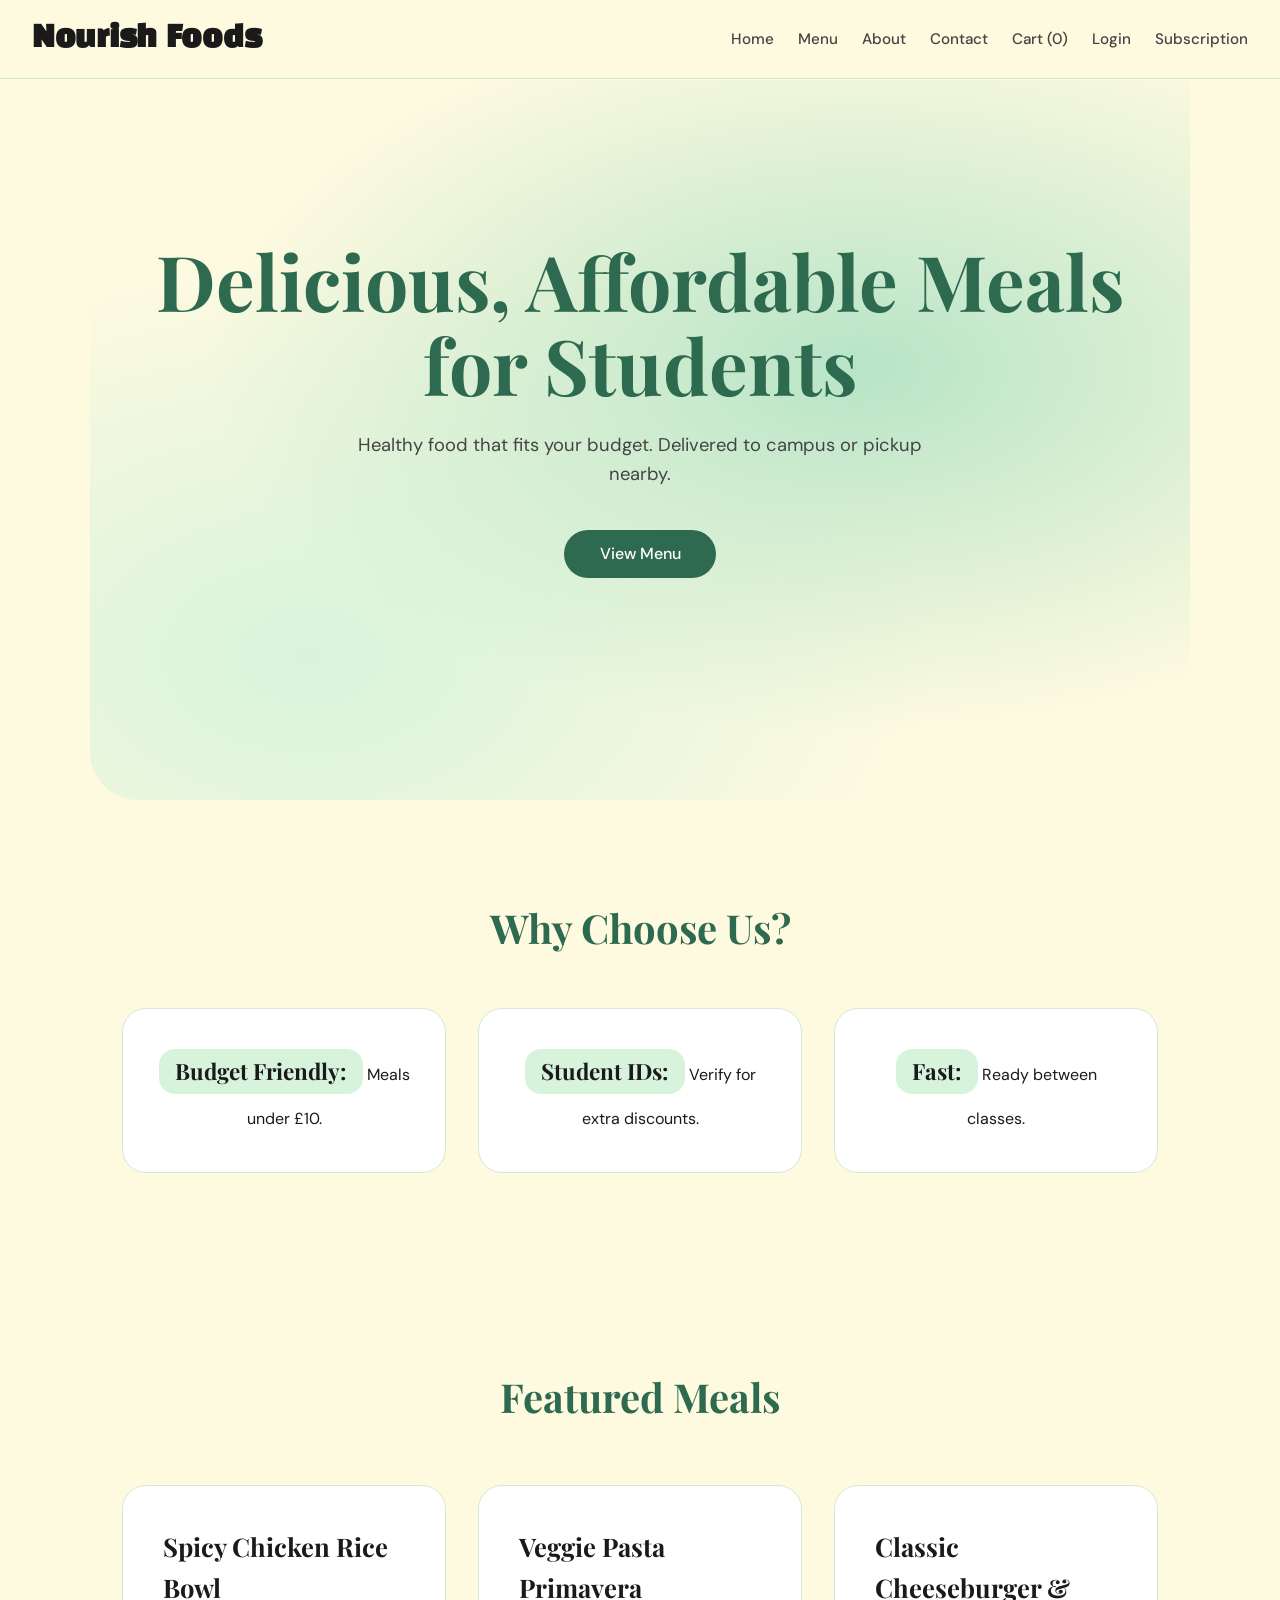
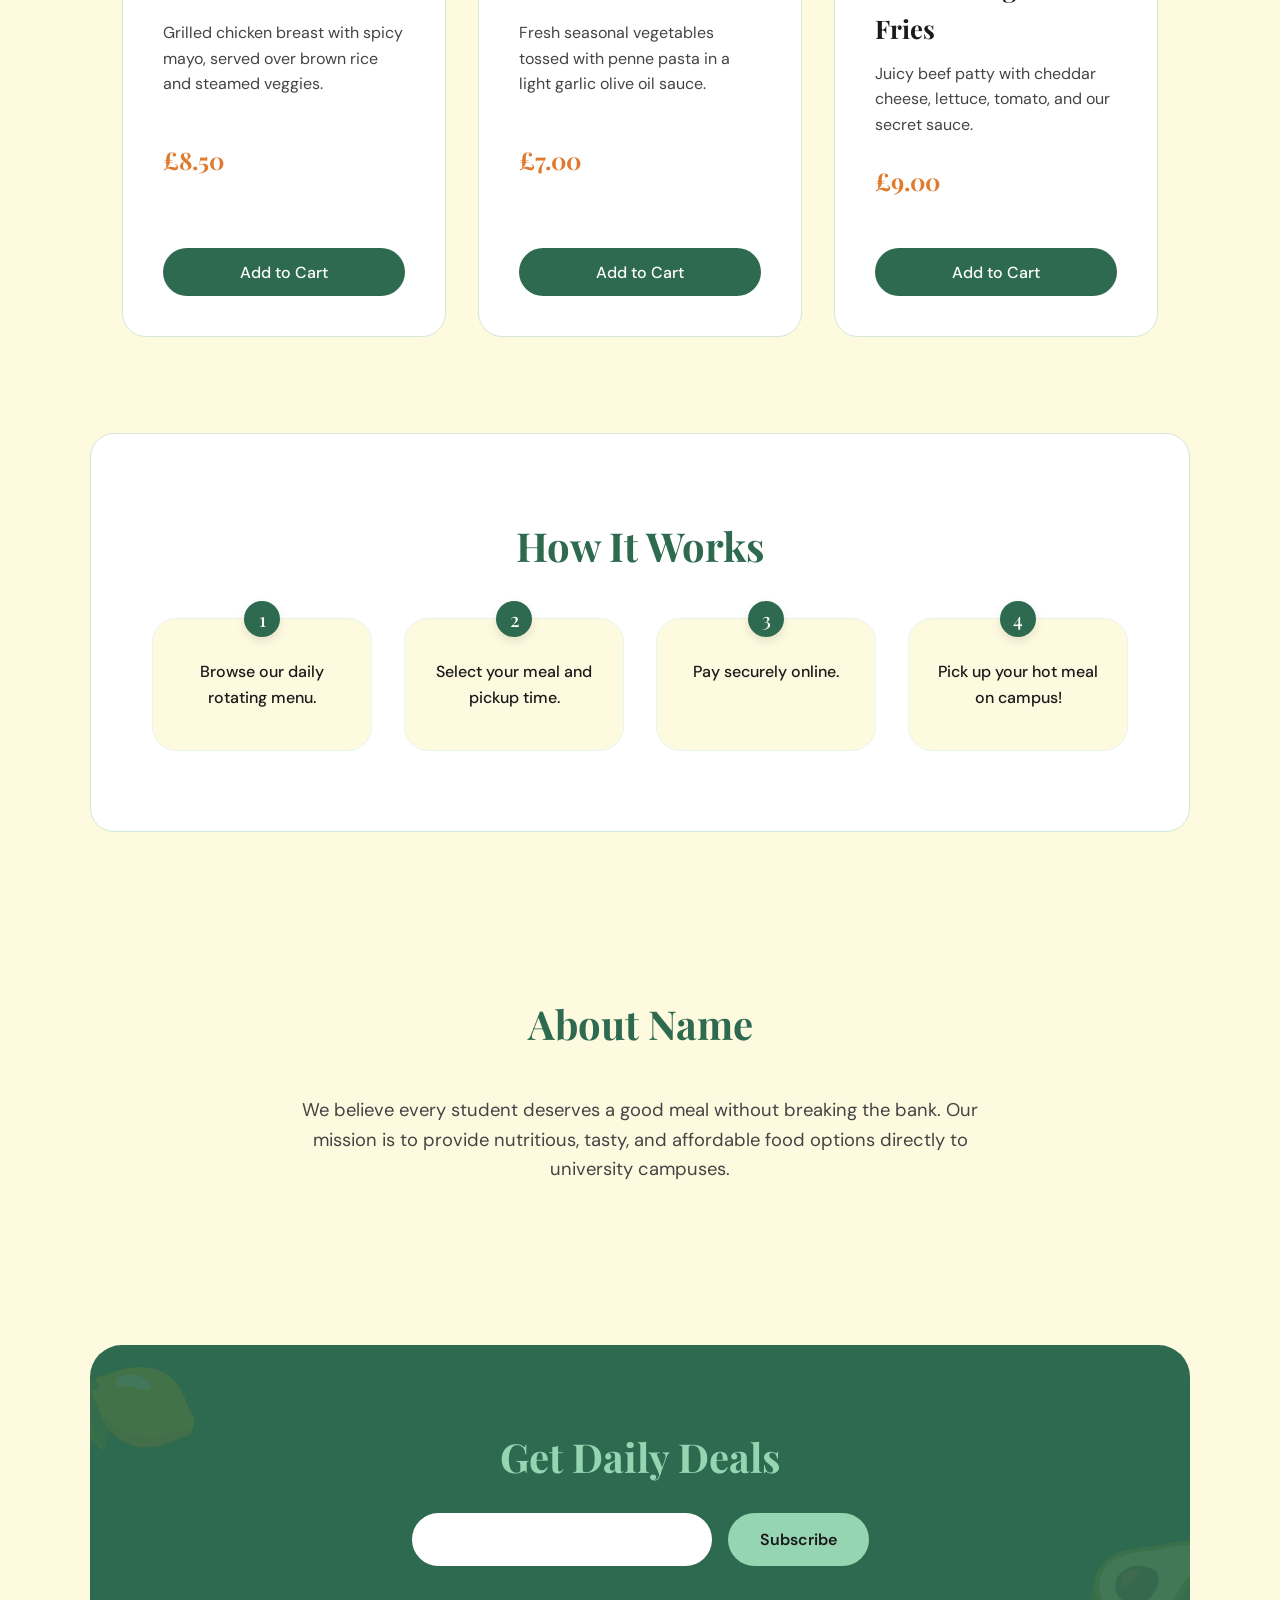
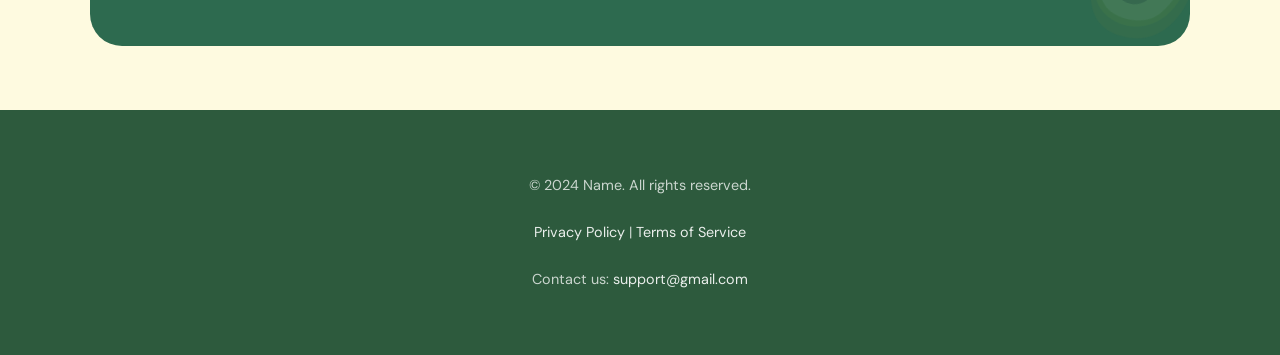
<file: index.html>
<!DOCTYPE html>
<html lang="en">

<head>
    <meta charset="UTF-8">
    <meta name="viewport" content="width=device-width, initial-scale=1.0">
    <title>Nourish Foods · Healthier Eating Guide</title>
    <link
        href="https://fonts.googleapis.com/css2?family=Playfair+Display:wght@700;900&family=DM+Sans:wght@300;400;500&family=Black+Han+Sans&display=swap"
        rel="stylesheet">
    <link rel="stylesheet" href="index.css">
</head>

<body>

    <header>
        <h1>Nourish Foods</h1>
        <nav>
            <ul>
                <li><a href="index.html">Home</a></li>
                <li><a href="menu.html">Menu</a></li>
                <li><a href="about.html">About</a></li>
                <li><a href="contact.html">Contact</a></li>
                <li><a href="cart.html">Cart (0)</a></li>
                <li><a href="login.html">Login</a></li>
                <li><a href="subscription.html">Subscription</a></li>
            </ul>
        </nav>
    </header>

    <main>
        <section id="home">
            <h2>Delicious, Affordable Meals for Students</h2>
            <p>Healthy food that fits your budget. Delivered to campus or pickup nearby.</p>
            <button onclick="window.location.href='#meals'">View Menu</button>
        </section>

        <section id="features">
            <h3>Why Choose Us?</h3>
            <ul>
                <li><strong>Budget Friendly:</strong> Meals under £10.</li>
                <li><strong>Student IDs:</strong> Verify for extra discounts.</li>
                <li><strong>Fast:</strong> Ready between classes.</li>
            </ul>
        </section>

        <section id="meals">
            <h3>Featured Meals</h3>

            <!-- Meal Item 1 -->
            <article>
                <h4>Spicy Chicken Rice Bowl</h4>
                <p>Grilled chicken breast with spicy mayo, served over brown rice and steamed veggies.</p>
                <p><strong>£8.50</strong></p>
                <button>Add to Cart</button>
            </article>

            <!-- Meal Item 2 -->
            <article>
                <h4>Veggie Pasta Primavera</h4>
                <p>Fresh seasonal vegetables tossed with penne pasta in a light garlic olive oil sauce.</p>
                <p><strong>£7.00</strong></p>
                <button>Add to Cart</button>
            </article>

            <!-- Meal Item 3 -->
            <article>
                <h4>Classic Cheeseburger & Fries</h4>
                <p>Juicy beef patty with cheddar cheese, lettuce, tomato, and our secret sauce.</p>
                <p><strong>£9.00</strong></p>
                <button>Add to Cart</button>
            </article>
        </section>

        <section id="how-it-works">
            <h3>How It Works</h3>
            <ol>
                <li>Browse our daily rotating menu.</li>
                <li>Select your meal and pickup time.</li>
                <li>Pay securely online.</li>
                <li>Pick up your hot meal on campus!</li>
            </ol>
        </section>

        <section id="about">
            <h3>About Name</h3>
            <p>We believe every student deserves a good meal without breaking the bank. Our mission is to provide
                nutritious, tasty, and affordable food options directly to university campuses.</p>
        </section>

        <section id="newsletter">
            <h3>Get Daily Deals</h3>
            <form action="#" method="post">
                <label for="email">Email Address:</label>
                <input type="email" id="email" name="email" required>
                <button type="button" onclick="window.location.href='subscription.html'">Subscribe</button>
            </form>
        </section>
    </main>

    <footer>
        <p>&copy; 2024 Name. All rights reserved.</p>
        <p>
            <a href="#privacy">Privacy Policy</a> |
            <a href="#terms">Terms of Service</a>
        </p>
        <address>
            Contact us: <a href="mailto:support@gmail.com">support@gmail.com</a>
        </address>
    </footer>

</body>

</html>
</file>
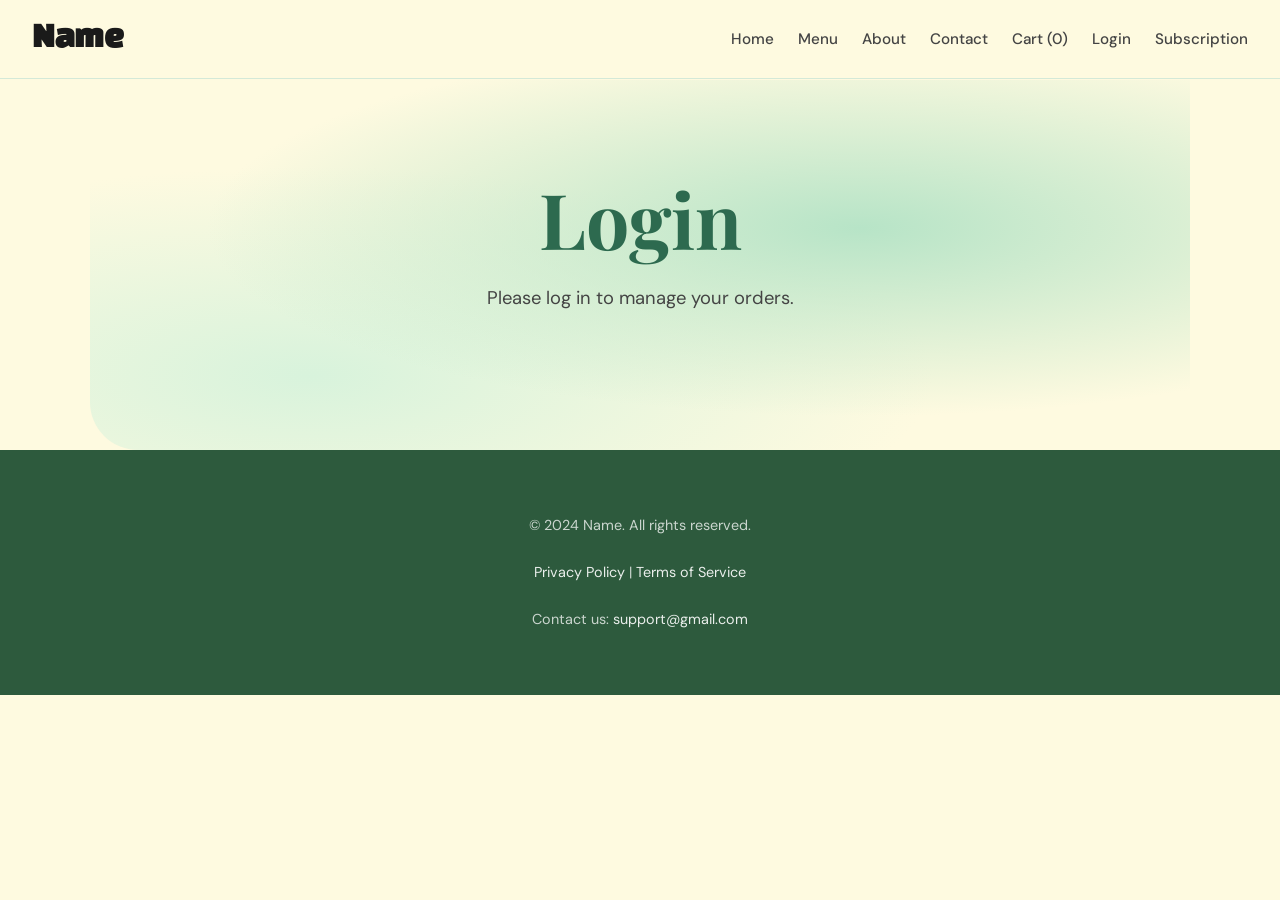
<file: login.html>
<!DOCTYPE html>
<html lang="en">
<head>
    <meta charset="UTF-8">
    <meta name="viewport" content="width=device-width, initial-scale=1.0">
    <title>Name - Login</title>
    <link href="https://fonts.googleapis.com/css2?family=Playfair+Display:wght@700;900&family=DM+Sans:wght@300;400;500&family=Black+Han+Sans&display=swap" rel="stylesheet">
    <link rel="stylesheet" href="index.css">
</head>
<body>
    <header>
        <h1>Name</h1>
        <nav>
            <ul>
                <li><a href="index.html">Home</a></li>
                <li><a href="menu.html">Menu</a></li>
                <li><a href="about.html">About</a></li>
                <li><a href="contact.html">Contact</a></li>
                <li><a href="cart.html">Cart (0)</a></li>
                <li><a href="login.html">Login</a></li>
                <li><a href="subscription.html">Subscription</a></li>
            </ul>
        </nav>
    </header>
    <main>
        <section id="home" style="min-height: 40vh; padding-top: 6rem;">
            <h2>Login</h2>
            <p>Please log in to manage your orders.</p>
        </section>
    </main>
    <footer>
        <p>&copy; 2024 Name. All rights reserved.</p>
        <p>
            <a href="#privacy">Privacy Policy</a> |
            <a href="#terms">Terms of Service</a>
        </p>
        <address>
            Contact us: <a href="mailto:support@gmail.com">support@gmail.com</a>
        </address>
    </footer>
</body>
</html>
</file>
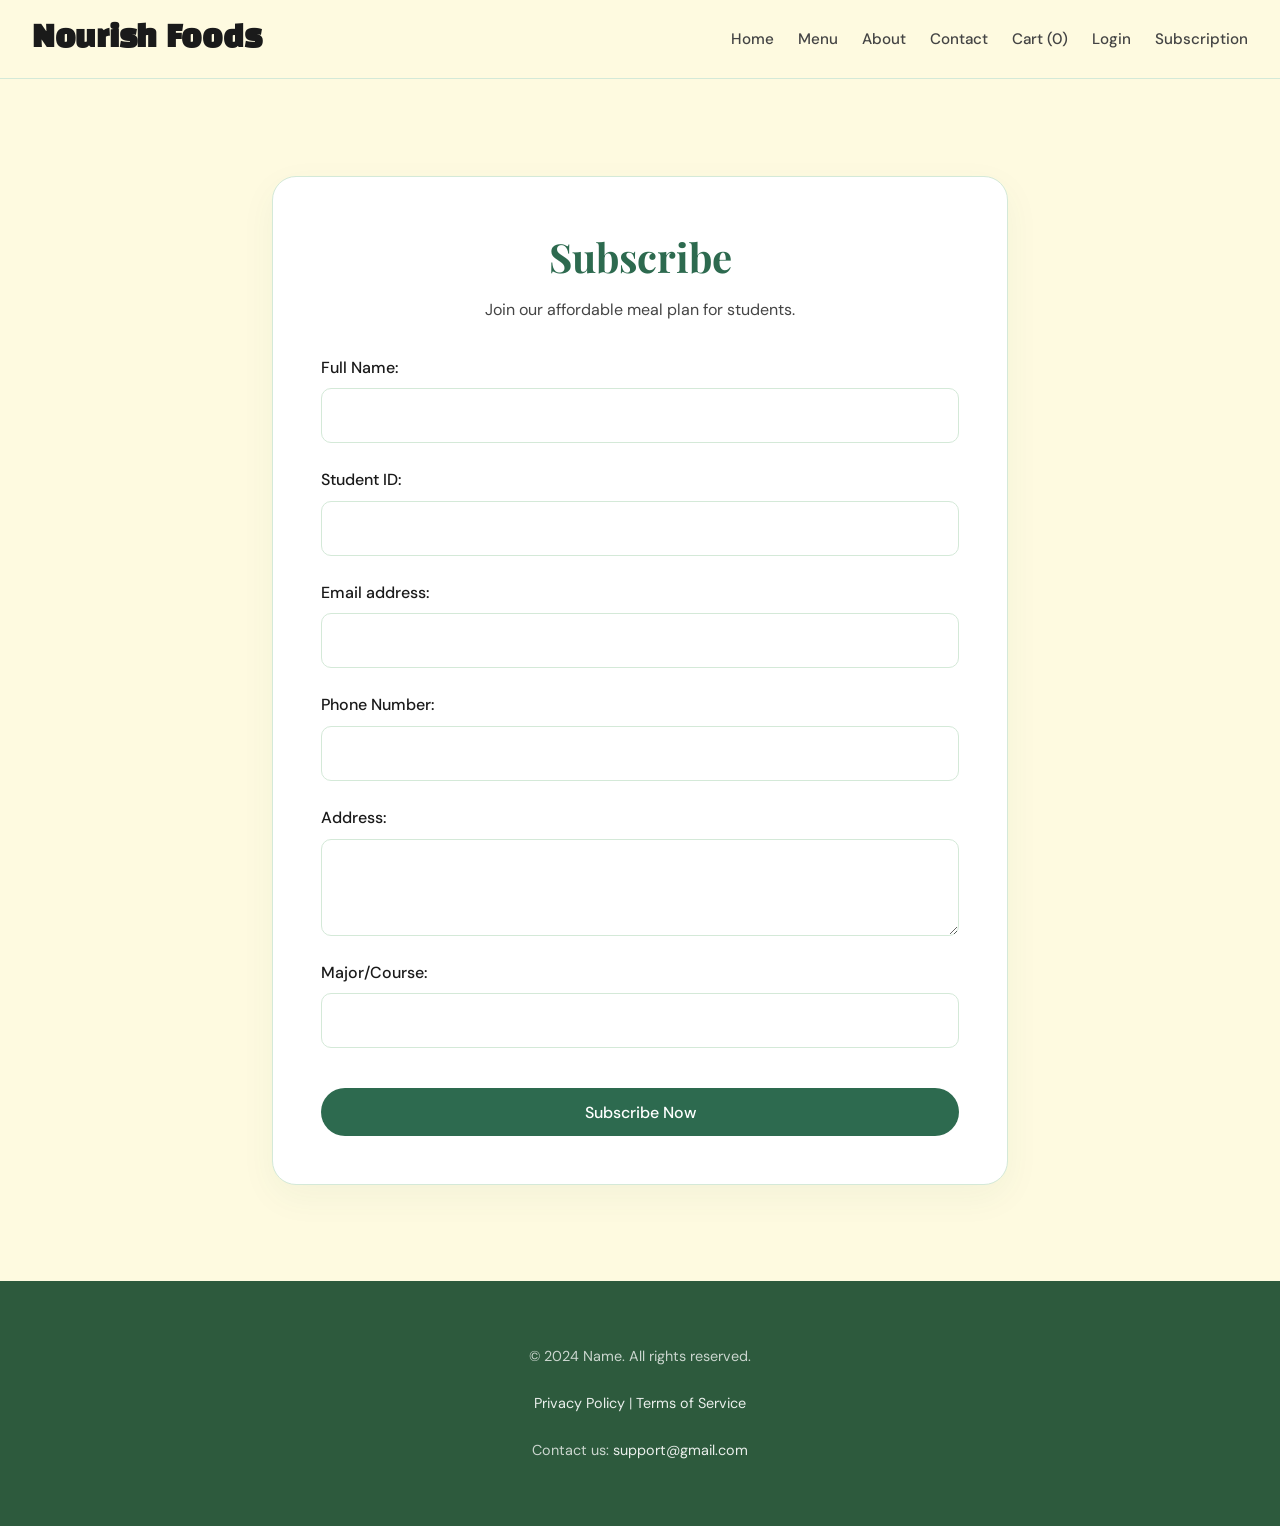
<file: subscription.html>
<!DOCTYPE html>
<html lang="en">

<head>
    <meta charset="UTF-8">
    <meta name="viewport" content="width=device-width, initial-scale=1.0">
    <title>Nourish Foods · Subscription</title>
    <link
        href="https://fonts.googleapis.com/css2?family=Playfair+Display:wght@700;900&family=DM+Sans:wght@300;400;500&family=Black+Han+Sans&display=swap"
        rel="stylesheet">
    <link rel="stylesheet" href="index.css">
    <link rel="stylesheet" href="subscription.css">
</head>

<body>
    <header>
        <h1>Nourish Foods</h1>
        <nav>
            <ul>
                <li><a href="index.html">Home</a></li>
                <li><a href="menu.html">Menu</a></li>
                <li><a href="about.html">About</a></li>
                <li><a href="contact.html">Contact</a></li>
                <li><a href="cart.html">Cart (0)</a></li>
                <li><a href="login.html">Login</a></li>
                <li><a href="subscription.html">Subscription</a></li>
            </ul>
        </nav>
    </header>

    <main>
        <section class="subscription-section">
            <div class="subscription-card">
                <h2>Subscribe</h2>
                <p style="color: var(--mid);">Join our affordable meal plan for students.</p>
                <form class="subscription-form" onsubmit="event.preventDefault(); this.reset();">
                    <div class="form-group">
                        <label for="fullName">Full Name:</label>
                        <input type="text" id="fullName" name="fullName" required>
                    </div>

                    <div class="form-group">
                        <label for="studentId">Student ID:</label>
                        <input type="text" id="studentId" name="studentId" required>
                    </div>

                    <div class="form-group">
                        <label for="email">Email address:</label>
                        <input type="email" id="email" name="email" required>
                    </div>

                    <div class="form-group">
                        <label for="phone">Phone Number:</label>
                        <input type="tel" id="phone" name="phone">
                    </div>

                    <div class="form-group">
                        <label for="address">Address:</label>
                        <textarea id="address" name="address" rows="3" required></textarea>
                    </div>

                    <div class="form-group">
                        <label for="major">Major/Course:</label>
                        <input type="text" id="major" name="major">
                    </div>

                    <button type="submit" style="margin-top: 1rem; width: 100%;">Subscribe Now</button>
                </form>
            </div>
        </section>
    </main>

    <footer>
        <p>&copy; 2024 Name. All rights reserved.</p>
        <p>
            <a href="#privacy">Privacy Policy</a> |
            <a href="#terms">Terms of Service</a>
        </p>
        <address>
            Contact us: <a href="mailto:support@gmail.com">support@gmail.com</a>
        </address>
    </footer>
</body>

</html>
</file>
<file: index.css>
@import url('https://fonts.googleapis.com/css2?family=Playfair+Display:wght@700;900&family=DM+Sans:wght@300;400;500&family=Black+Han+Sans&display=swap');

*, *::before, *::after {
  margin: 0;
  padding: 0;
  box-sizing: border-box;
}

:root {
  --green: #2d6a4f;
  --lime: #95d5b2;
  --cream: #fefae0;
  --orange: #e07a2f;
  --red: #c4433a;
  --dark: #1a1a1a;
  --mid: #444;
}

html {
  scroll-behavior: smooth;
}

body {
  font-family: 'DM Sans', sans-serif;
  background: var(--cream);
  color: var(--dark);
  line-height: 1.6;
  overflow-x: hidden;
}

h1, h2, h3, h4 {
  font-family: 'Playfair Display', serif;
  color: var(--green);
}

/* Header & Nav */
header {
  position: fixed;
  top: 0;
  left: 0;
  right: 0;
  z-index: 100;
  display: flex;
  justify-content: space-between;
  align-items: center;
  padding: 1rem 2rem;
  background: rgba(254, 250, 224, 0.95);
  backdrop-filter: blur(10px);
  border-bottom: 1px solid #d4e9d8;
}

header h1 {
  font-family: 'Black Han Sans', sans-serif;
  font-size: 1.8rem;
  color: var(--dark);
  letter-spacing: -0.01em;
  margin: 0;
}

nav ul {
  display: flex;
  gap: 1.5rem;
  list-style: none;
}

nav a {
  text-decoration: none;
  color: var(--mid);
  font-size: 0.95rem;
  font-weight: 500;
  transition: color 0.2s;
}

nav a:hover {
  color: var(--green);
}

/* Main Spacing */
main {
  margin-top: 80px;
}

section {
  padding: 6rem 2rem;
  max-width: 1100px;
  margin: 0 auto;
}

/* Home / Hero */
#home {
  min-height: 80vh;
  display: flex;
  flex-direction: column;
  justify-content: center;
  align-items: center;
  text-align: center;
  background: radial-gradient(ellipse at 70% 40%, #b7e4c7 0%, transparent 60%),
              radial-gradient(ellipse at 20% 80%, #d8f3dc 0%, transparent 50%),
              var(--cream);
  padding-top: 2rem;
  border-radius: 0 0 3rem 3rem;
}

#home h2 {
  font-size: clamp(3rem, 6vw, 5rem);
  line-height: 1.1;
  margin-bottom: 1.5rem;
}

#home p {
  font-size: 1.15rem;
  color: var(--mid);
  max-width: 600px;
  margin-bottom: 2.5rem;
}

button {
  background: var(--green);
  color: #fff;
  border: none;
  padding: 0.85rem 2.2rem;
  border-radius: 100px;
  font-family: 'DM Sans', sans-serif;
  font-weight: 500;
  font-size: 1rem;
  cursor: pointer;
  transition: transform 0.2s, box-shadow 0.2s;
}

button:hover {
  transform: translateY(-2px);
  box-shadow: 0 8px 28px rgba(45, 106, 79, 0.35);
}

/* Features Grid */
#features {
  text-align: center;
}

#features h3 {
  font-size: 2.5rem;
  margin-bottom: 3rem;
}

#features ul {
  display: grid;
  grid-template-columns: repeat(auto-fit, minmax(280px, 1fr));
  gap: 2rem;
  list-style: none;
}

#features li {
  background: #fff;
  border: 1px solid #d4e9d8;
  border-radius: 1.5rem;
  padding: 2.5rem 2rem;
  transition: transform 0.25s, box-shadow 0.25s;
}

#features li:hover {
  transform: translateY(-5px);
  box-shadow: 0 12px 36px rgba(45, 106, 79, 0.1);
}

#features li strong {
  display: inline-block;
  font-family: 'Playfair Display', serif;
  font-size: 1.4rem;
  color: var(--dark);
  margin-bottom: 0.75rem;
  padding: 0.3rem 1rem;
  background: #d8f3dc;
  border-radius: 1rem;
}

/* Meals */
#meals {
  text-align: center;
  display: grid;
  grid-template-columns: repeat(auto-fit, minmax(300px, 1fr));
  gap: 2rem;
}

#meals > h3 {
  grid-column: 1 / -1;
  font-size: 2.5rem;
  margin-bottom: 1.5rem;
}

article {
  background: #fff;
  border: 1px solid #d4e9d8;
  border-radius: 1.5rem;
  padding: 2.5rem;
  text-align: left;
  display: flex;
  flex-direction: column;
  transition: transform 0.25s, box-shadow 0.25s;
}

article:hover {
  transform: translateY(-5px);
  box-shadow: 0 12px 36px rgba(45, 106, 79, 0.1);
}

article h4 {
  font-size: 1.6rem;
  color: var(--dark);
  margin-bottom: 0.75rem;
}

article p {
  color: var(--mid);
  margin-bottom: 1.5rem;
  flex-grow: 1;
}

article p strong {
  font-family: 'Playfair Display', serif;
  font-size: 1.5rem;
  color: var(--orange);
}

article button {
  width: 100%;
  margin-top: 1.5rem;
}

/* How It Works & About */
#how-it-works {
  background: #fff;
  border-radius: 1.5rem;
  padding: 5rem 3rem;
  text-align: center;
  border: 1px solid #d4e9d8;
  margin-bottom: 4rem;
}

#about {
  text-align: center;
  margin-bottom: 4rem;
}

#how-it-works h3, #about h3 {
  font-size: 2.5rem;
  margin-bottom: 2.5rem;
}

#how-it-works ol {
  display: flex;
  justify-content: center;
  gap: 2rem;
  flex-wrap: wrap;
  list-style: none;
  counter-reset: steps;
}

#how-it-works li {
  counter-increment: steps;
  background: var(--cream);
  padding: 2.5rem 1.5rem;
  border-radius: 1.5rem;
  width: 220px;
  position: relative;
  border: 1px solid #e8f5ec;
  font-weight: 500;
  color: var(--dark);
}

#how-it-works li::before {
  content: counter(steps);
  position: absolute;
  top: -18px;
  left: 50%;
  transform: translateX(-50%);
  width: 36px;
  height: 36px;
  background: var(--green);
  color: #fff;
  border-radius: 50%;
  display: flex;
  align-items: center;
  justify-content: center;
  font-family: 'Playfair Display', serif;
  font-size: 1.2rem;
  box-shadow: 0 4px 10px rgba(0,0,0,0.1);
}

#about p {
  font-size: 1.15rem;
  max-width: 700px;
  margin: 0 auto;
  color: var(--mid);
}

/* Newsletter */
#newsletter {
  background: var(--green);
  border-radius: 2rem;
  color: #fff;
  text-align: center;
  padding: 5rem 3rem;
  margin-bottom: 4rem;
  position: relative;
  overflow: hidden;
}

#newsletter::before {
  content: "🍋";
  position: absolute;
  top: -20px;
  left: -20px;
  font-size: 100px;
  opacity: 0.1;
  transform: rotate(-15deg);
}

#newsletter::after {
  content: "🥑";
  position: absolute;
  bottom: -20px;
  right: -20px;
  font-size: 100px;
  opacity: 0.1;
  transform: rotate(15deg);
}

#newsletter h3 {
  color: var(--lime);
  font-size: 2.5rem;
  margin-bottom: 1.5rem;
}

#newsletter form {
  display: flex;
  justify-content: center;
  align-items: center;
  gap: 1rem;
  flex-wrap: wrap;
  position: relative;
  z-index: 1;
}

#newsletter label {
  display: none;
}

#newsletter input {
  padding: 1rem 1.5rem;
  border-radius: 100px;
  border: none;
  font-family: 'DM Sans', sans-serif;
  min-width: 300px;
  outline: none;
  font-size: 1rem;
}

#newsletter button {
  background: var(--lime);
  color: var(--dark);
  font-weight: 600;
  padding: 1rem 2rem;
}

#newsletter button:hover {
  background: #74c69d;
}

/* Footer */
footer {
  background: #2d5a3d;
  color: rgba(255, 255, 255, 0.75);
  padding: 4rem 2rem;
  text-align: center;
  display: flex;
  flex-direction: column;
  gap: 1.5rem;
  font-size: 0.9rem;
}

footer a {
  color: rgba(255, 255, 255, 0.9);
  text-decoration: none;
  transition: color 0.2s;
}

footer a:hover {
  color: var(--lime);
}

address {
  font-style: normal;
}
</file>
<file: subscription.css>
.subscription-section {
    padding: 6rem 2rem;
    max-width: 800px;
    margin: 0 auto;
    text-align: center;
}
.subscription-card {
    background: #fff;
    border: 1px solid #d4e9d8;
    border-radius: 1.5rem;
    padding: 3rem;
    box-shadow: 0 12px 36px rgba(45, 106, 79, 0.05);
}
.subscription-form {
    display: flex;
    flex-direction: column;
    gap: 1.5rem;
    text-align: left;
    margin-top: 2rem;
}
.form-group {
    display: flex;
    flex-direction: column;
    gap: 0.5rem;
}
.form-group label {
    font-weight: 500;
    color: var(--dark);
}
.form-group input, .form-group textarea {
    padding: 1rem;
    border-radius: 10px;
    border: 1px solid #d4e9d8;
    font-family: inherit;
    font-size: 1rem;
    outline: none;
    transition: border-color 0.2s;
}
.form-group input:focus, .form-group textarea:focus {
    border-color: var(--green);
}
.subscription-card h2 {
    font-size: 2.5rem;
    margin-bottom: 0.5rem;
}
</file>
